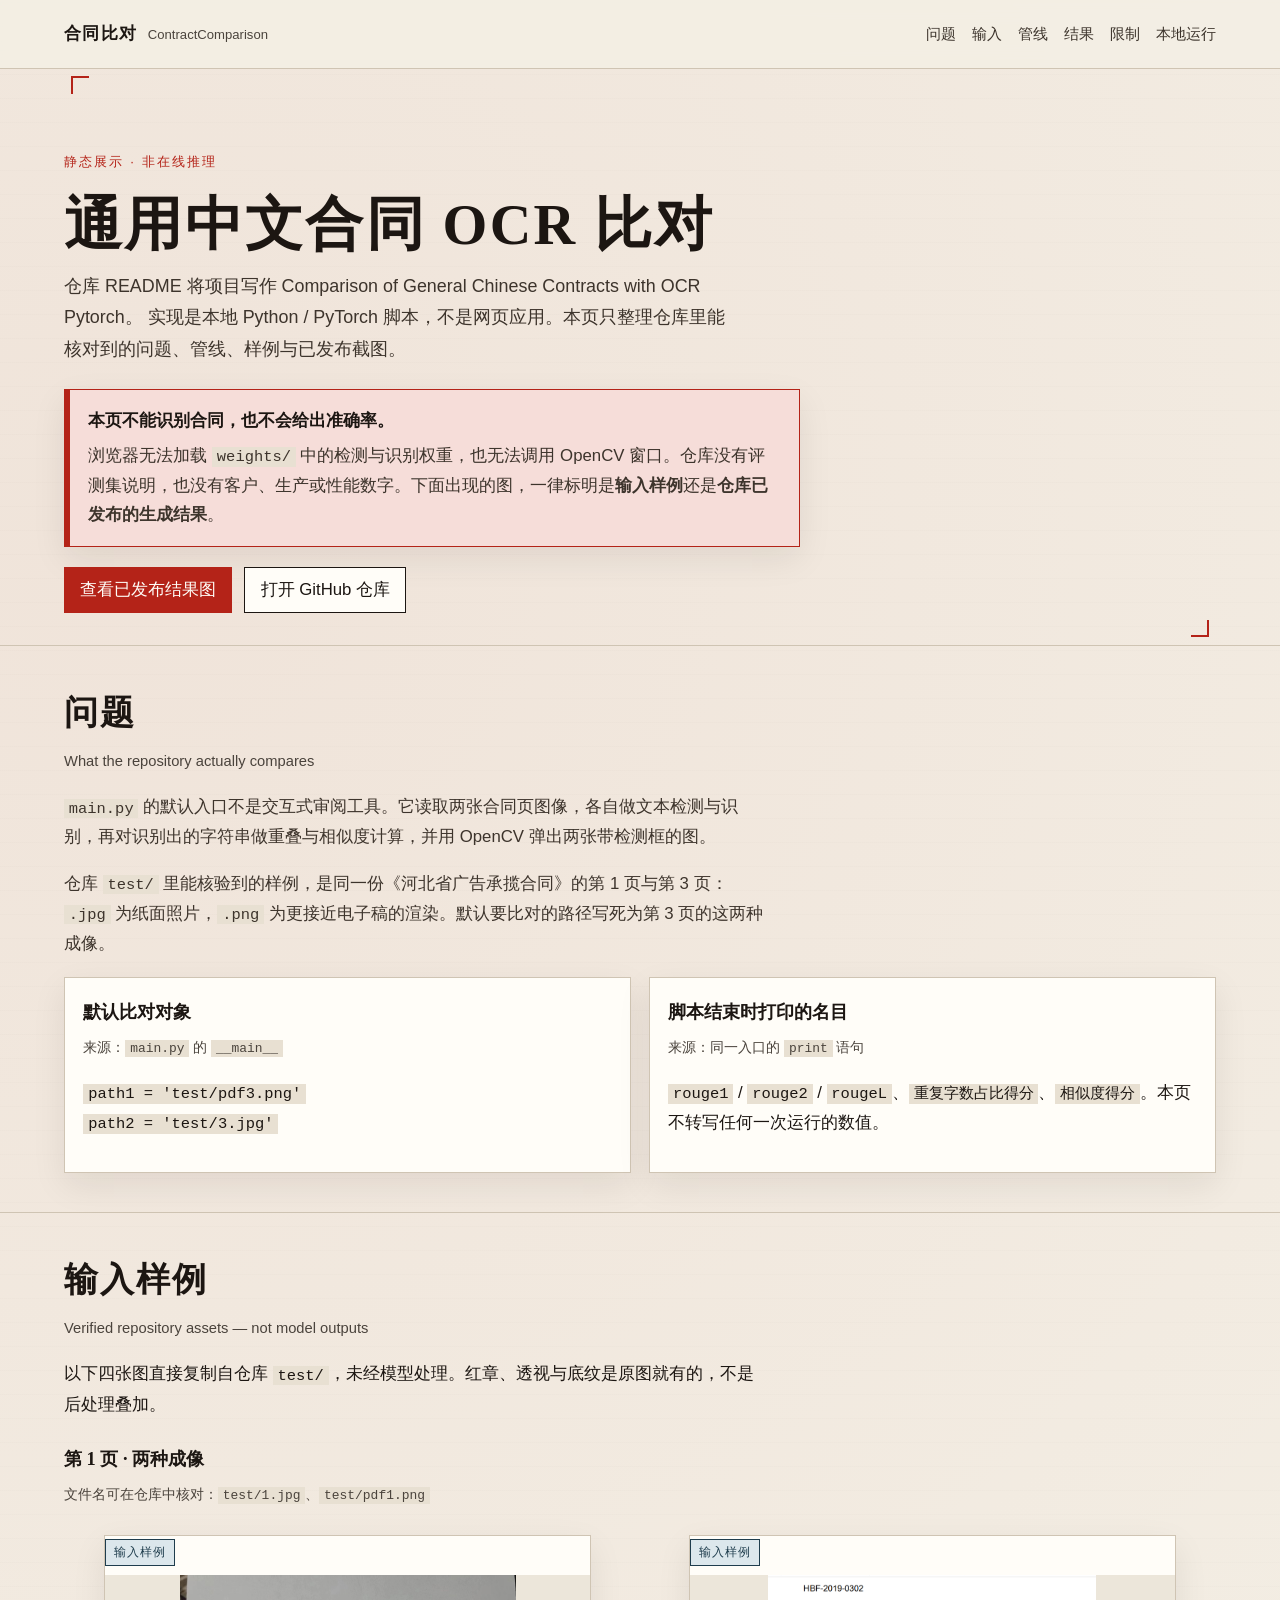
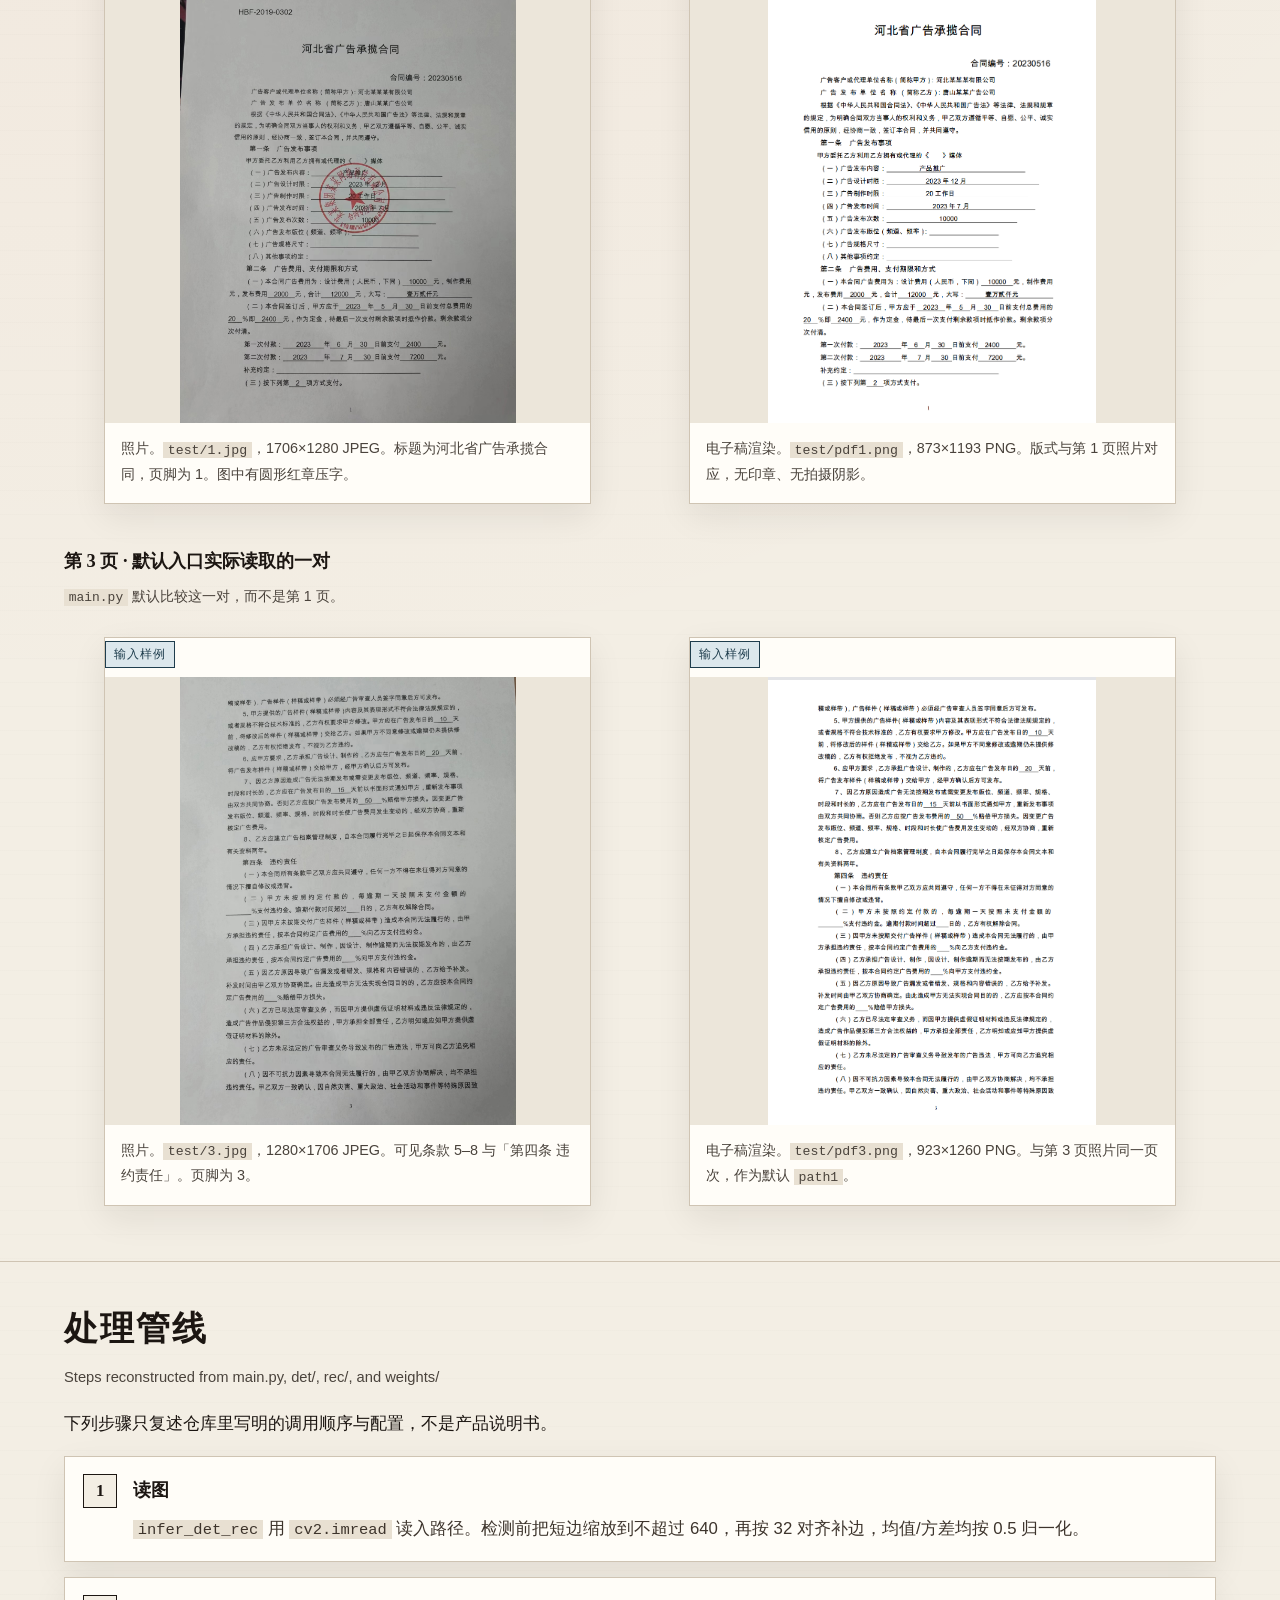
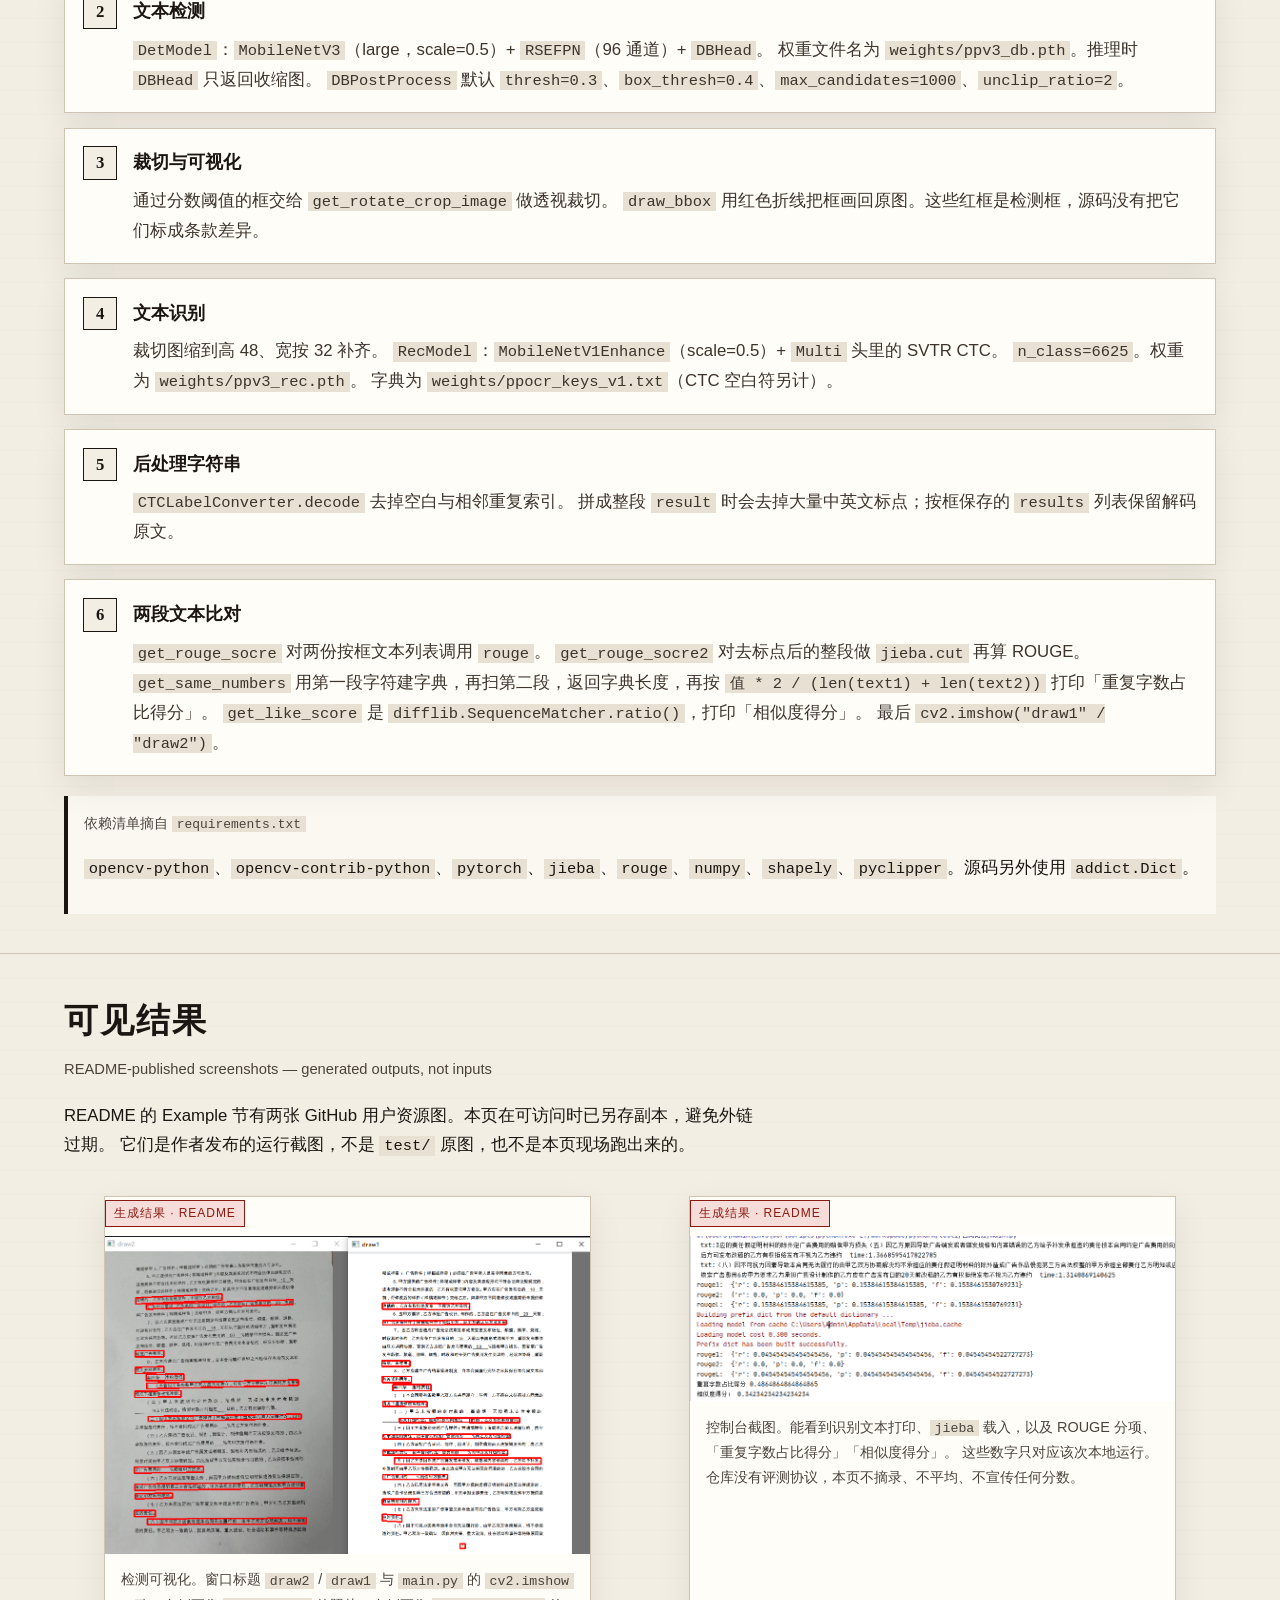
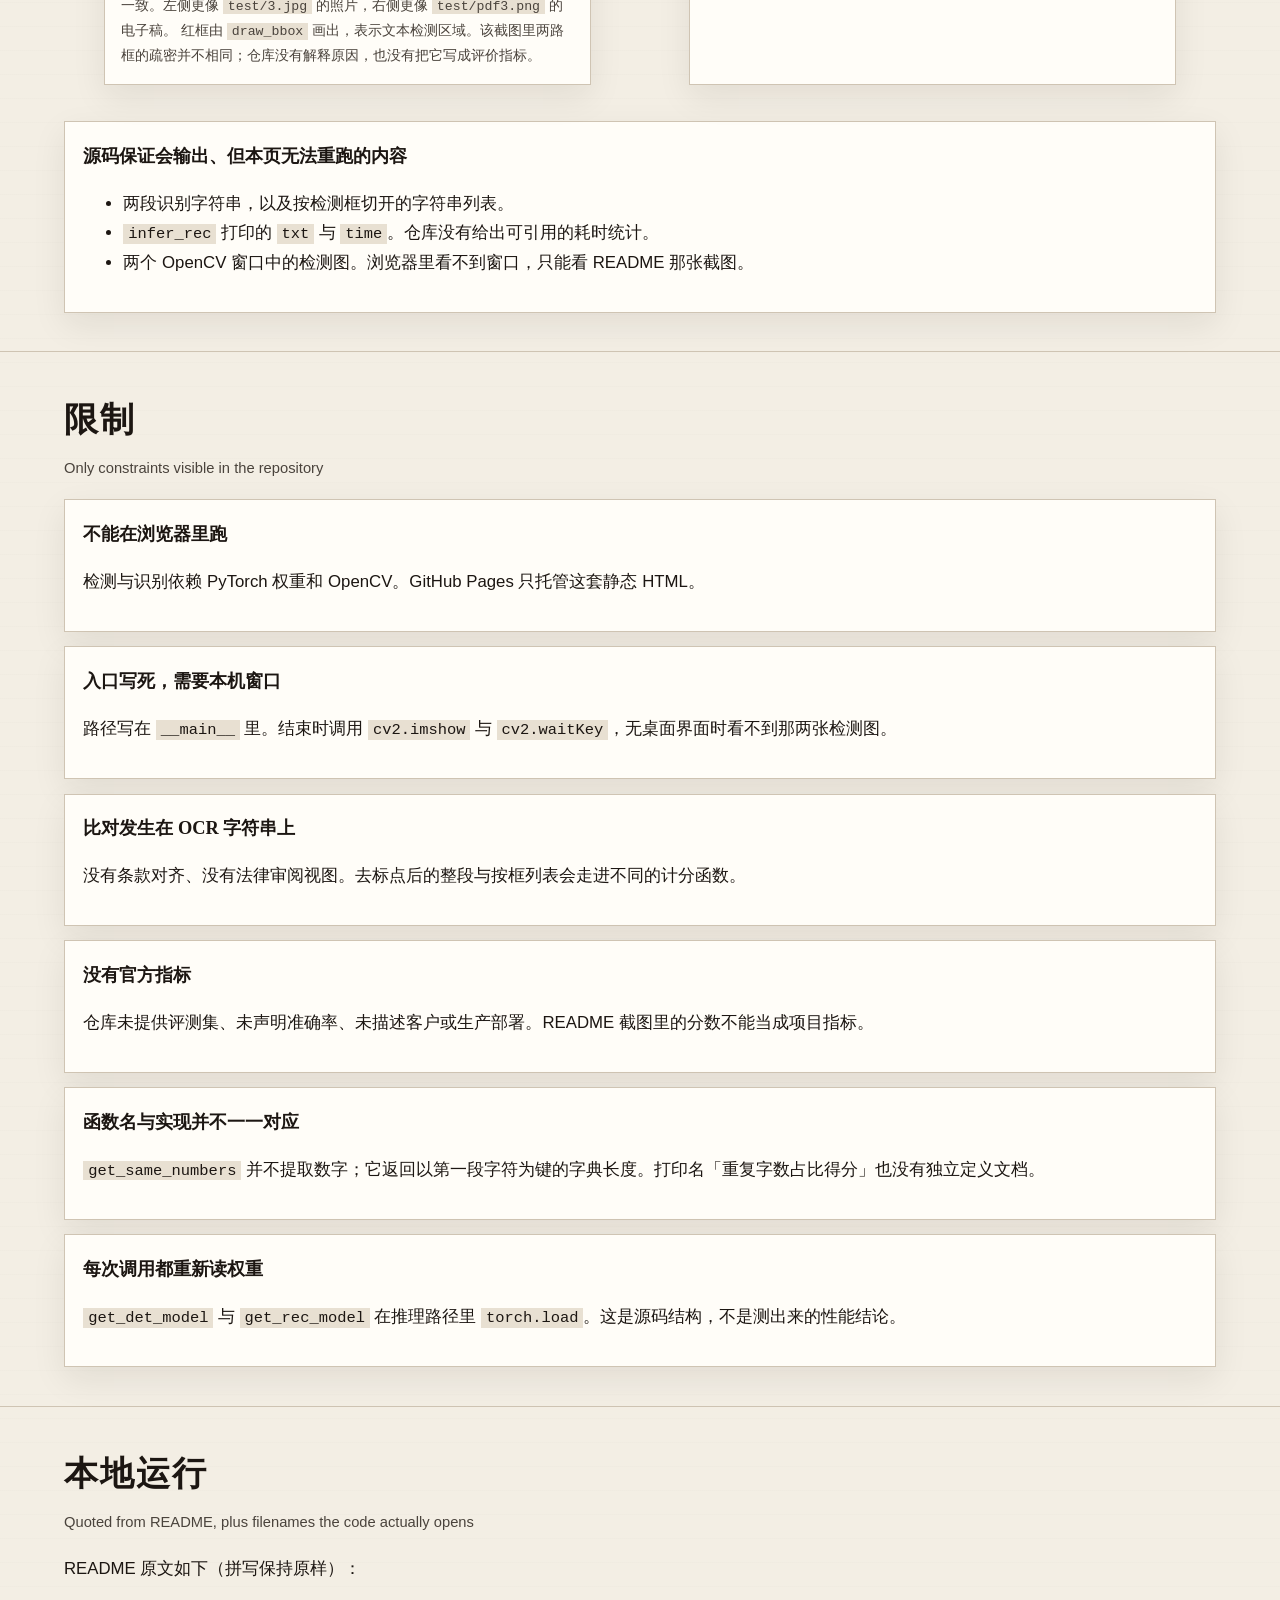
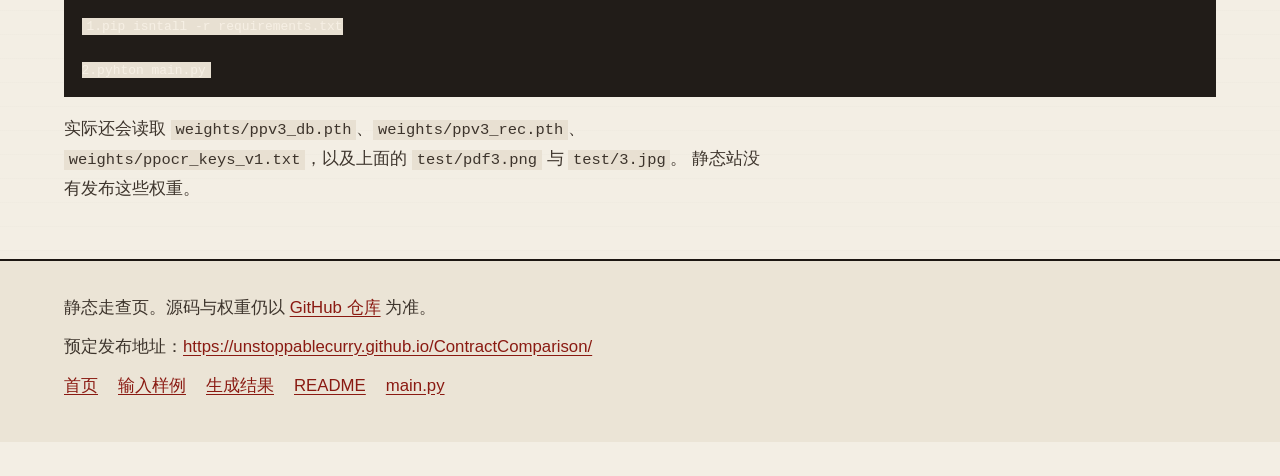
<file: docs/index.html>
<!DOCTYPE html>
<html lang="zh-CN">
<head>
  <meta charset="utf-8">
  <meta name="viewport" content="width=device-width, initial-scale=1">
  <title>合同比对 · OCR 结果展示 | ContractComparison</title>
  <meta name="description" content="ContractComparison 的静态走查页。根据仓库 README、源码与已核验素材，说明中文合同 OCR 比对的问题、管线、可见结果与限制。本页无法在浏览器中运行识别。">
  <meta name="robots" content="index,follow">
  <meta name="author" content="UnstoppableCurry">
  <meta name="theme-color" content="#1c1612">
  <meta name="color-scheme" content="light">
  <link rel="canonical" href="https://unstoppablecurry.github.io/ContractComparison/">
  <link rel="icon" href="assets/brand/favicon.svg" type="image/svg+xml">
  <link rel="apple-touch-icon" href="assets/brand/favicon.svg">
  <link rel="manifest" href="site.webmanifest">
  <link rel="alternate" hreflang="zh-CN" href="https://unstoppablecurry.github.io/ContractComparison/">
  <link rel="alternate" hreflang="x-default" href="https://unstoppablecurry.github.io/ContractComparison/">
  <meta property="og:type" content="website">
  <meta property="og:locale" content="zh_CN">
  <meta property="og:site_name" content="ContractComparison">
  <meta property="og:title" content="合同比对 · OCR 结果展示">
  <meta property="og:description" content="静态走查，不是在线演示。依据 README、源码与仓库素材说明问题、管线、可见结果与限制。">
  <meta property="og:url" content="https://unstoppablecurry.github.io/ContractComparison/">
  <meta property="og:image" content="https://unstoppablecurry.github.io/ContractComparison/assets/outputs/readme-detection-windows.png">
  <meta property="og:image:alt" content="README 发布的检测窗口截图：draw1 与 draw2 上的红色文本框。">
  <meta property="og:image:width" content="1017">
  <meta property="og:image:height" content="667">
  <meta name="twitter:card" content="summary_large_image">
  <meta name="twitter:title" content="合同比对 · OCR 结果展示">
  <meta name="twitter:description" content="静态走查页。无法在浏览器中运行 OCR。不提供准确率或生产指标。">
  <meta name="twitter:image" content="https://unstoppablecurry.github.io/ContractComparison/assets/outputs/readme-detection-windows.png">
  <link rel="stylesheet" href="styles.css">
  <script type="application/ld+json">
  {
    "@context": "https://schema.org",
    "@type": "WebPage",
    "name": "合同比对 · OCR 结果展示",
    "inLanguage": "zh-CN",
    "url": "https://unstoppablecurry.github.io/ContractComparison/",
    "description": "ContractComparison 的静态走查页。根据仓库 README、源码与已核验素材说明问题、管线、可见结果与限制。无法在浏览器中运行 OCR。",
    "isPartOf": {
      "@type": "SoftwareSourceCode",
      "name": "ContractComparison",
      "description": "Comparison of General Chinese Contracts with OCR Pytorch",
      "codeRepository": "https://github.com/UnstoppableCurry/ContractComparison",
      "programmingLanguage": "Python",
      "runtimePlatform": "PyTorch"
    }
  }
  </script>
</head>
<body>
  <a class="skip-link" href="#main">跳到正文</a>
  <header class="site-header">
    <div class="header-inner">
      <a class="brand" href="./" aria-current="page">
        <span class="brand-mark">合同比对</span>
        <span class="brand-sub">ContractComparison</span>
      </a>
      <nav class="site-nav" aria-label="本页章节">
        <a href="#problem">问题</a>
        <a href="#inputs">输入</a>
        <a href="#pipeline">管线</a>
        <a href="#results">结果</a>
        <a href="#limitations">限制</a>
        <a href="#local">本地运行</a>
      </nav>
    </div>
  </header>

  <main id="main">
    <section class="hero wrap crop" aria-labelledby="hero-title">
      <p class="kicker">静态展示 · 非在线推理</p>
      <h1 id="hero-title">通用中文合同 OCR 比对</h1>
      <p class="lede">
        仓库 README 将项目写作
        <span lang="en">Comparison of General Chinese Contracts with OCR Pytorch</span>。
        实现是本地 Python / PyTorch 脚本，不是网页应用。本页只整理仓库里能核对到的问题、管线、样例与已发布截图。
      </p>
      <aside class="notice" aria-label="能力边界">
        <strong>本页不能识别合同，也不会给出准确率。</strong>
        <p>浏览器无法加载 <code>weights/</code> 中的检测与识别权重，也无法调用 OpenCV 窗口。仓库没有评测集说明，也没有客户、生产或性能数字。下面出现的图，一律标明是<strong>输入样例</strong>还是<strong>仓库已发布的生成结果</strong>。</p>
      </aside>
      <div class="hero-actions">
        <a class="btn btn-primary" href="#results">查看已发布结果图</a>
        <a class="btn" href="https://github.com/UnstoppableCurry/ContractComparison">打开 GitHub 仓库</a>
      </div>
    </section>

    <section class="section" id="problem" aria-labelledby="problem-title">
      <div class="wrap">
        <h2 id="problem-title">问题</h2>
        <p class="section-en" lang="en">What the repository actually compares</p>
        <div class="prose">
          <p>
            <code>main.py</code> 的默认入口不是交互式审阅工具。它读取两张合同页图像，各自做文本检测与识别，再对识别出的字符串做重叠与相似度计算，并用 OpenCV 弹出两张带检测框的图。
          </p>
          <p>
            仓库 <code>test/</code> 里能核验到的样例，是同一份《河北省广告承揽合同》的第 1 页与第 3 页：
            <code>.jpg</code> 为纸面照片，<code>.png</code> 为更接近电子稿的渲染。默认要比对的路径写死为第 3 页的这两种成像。
          </p>
        </div>
        <div class="grid-2" style="margin-top:1.2rem">
          <article class="card">
            <h3>默认比对对象</h3>
            <p class="meta">来源：<code>main.py</code> 的 <code>__main__</code></p>
            <p><code>path1 = 'test/pdf3.png'</code><br><code>path2 = 'test/3.jpg'</code></p>
          </article>
          <article class="card">
            <h3>脚本结束时打印的名目</h3>
            <p class="meta">来源：同一入口的 <code>print</code> 语句</p>
            <p><code>rouge1</code> / <code>rouge2</code> / <code>rougeL</code>、<code>重复字数占比得分</code>、<code>相似度得分</code>。本页不转写任何一次运行的数值。</p>
          </article>
        </div>
      </div>
    </section>

    <section class="section" id="inputs" aria-labelledby="inputs-title">
      <div class="wrap">
        <h2 id="inputs-title">输入样例</h2>
        <p class="section-en" lang="en">Verified repository assets — not model outputs</p>
        <p class="prose">
          以下四张图直接复制自仓库 <code>test/</code>，未经模型处理。红章、透视与底纹是原图就有的，不是后处理叠加。
        </p>

        <div class="pair">
          <h3 class="pair-title">第 1 页 · 两种成像</h3>
          <p class="meta">文件名可在仓库中核对：<code>test/1.jpg</code>、<code>test/pdf1.png</code></p>
          <div class="grid-2">
            <figure class="figure-card">
              <span class="badge badge-input">输入样例</span>
              <a href="assets/inputs/1.jpg">
                <img src="assets/inputs/1.jpg" width="1706" height="1280" alt="输入样例 test/1.jpg：纸面拍摄的《河北省广告承揽合同》第 1 页，可见红章与阴影。" decoding="async">
              </a>
              <figcaption>照片。<code>test/1.jpg</code>，1706×1280 JPEG。标题为河北省广告承揽合同，页脚为 1。图中有圆形红章压字。</figcaption>
            </figure>
            <figure class="figure-card">
              <span class="badge badge-input">输入样例</span>
              <a href="assets/inputs/pdf1.png">
                <img src="assets/inputs/pdf1.png" width="873" height="1193" alt="输入样例 test/pdf1.png：同一合同第 1 页的电子稿渲染，白底、无红章。" decoding="async">
              </a>
              <figcaption>电子稿渲染。<code>test/pdf1.png</code>，873×1193 PNG。版式与第 1 页照片对应，无印章、无拍摄阴影。</figcaption>
            </figure>
          </div>
        </div>

        <div class="pair">
          <h3 class="pair-title">第 3 页 · 默认入口实际读取的一对</h3>
          <p class="meta"><code>main.py</code> 默认比较这一对，而不是第 1 页。</p>
          <div class="grid-2">
            <figure class="figure-card">
              <span class="badge badge-input">输入样例</span>
              <a href="assets/inputs/3.jpg">
                <img src="assets/inputs/3.jpg" width="1280" height="1706" alt="输入样例 test/3.jpg：纸面拍摄的合同第 3 页，含第四条违约责任。" decoding="async">
              </a>
              <figcaption>照片。<code>test/3.jpg</code>，1280×1706 JPEG。可见条款 5–8 与「第四条 违约责任」。页脚为 3。</figcaption>
            </figure>
            <figure class="figure-card">
              <span class="badge badge-input">输入样例</span>
              <a href="assets/inputs/pdf3.png">
                <img src="assets/inputs/pdf3.png" width="923" height="1260" alt="输入样例 test/pdf3.png：同一合同第 3 页的电子稿渲染。" decoding="async">
              </a>
              <figcaption>电子稿渲染。<code>test/pdf3.png</code>，923×1260 PNG。与第 3 页照片同一页次，作为默认 <code>path1</code>。</figcaption>
            </figure>
          </div>
        </div>
      </div>
    </section>

    <section class="section" id="pipeline" aria-labelledby="pipeline-title">
      <div class="wrap">
        <h2 id="pipeline-title">处理管线</h2>
        <p class="section-en" lang="en">Steps reconstructed from main.py, det/, rec/, and weights/</p>
        <p class="prose">下列步骤只复述仓库里写明的调用顺序与配置，不是产品说明书。</p>
        <div class="steps" style="margin-top:1.1rem">
          <article class="step">
            <span class="step-num" aria-hidden="true">1</span>
            <div>
              <h3>读图</h3>
              <p><code>infer_det_rec</code> 用 <code>cv2.imread</code> 读入路径。检测前把短边缩放到不超过 640，再按 32 对齐补边，均值/方差均按 0.5 归一化。</p>
            </div>
          </article>
          <article class="step">
            <span class="step-num" aria-hidden="true">2</span>
            <div>
              <h3>文本检测</h3>
              <p>
                <code>DetModel</code>：<code>MobileNetV3</code>（large，scale=0.5）+ <code>RSEFPN</code>（96 通道）+ <code>DBHead</code>。
                权重文件名为 <code>weights/ppv3_db.pth</code>。推理时 <code>DBHead</code> 只返回收缩图。
                <code>DBPostProcess</code> 默认 <code>thresh=0.3</code>、<code>box_thresh=0.4</code>、<code>max_candidates=1000</code>、<code>unclip_ratio=2</code>。
              </p>
            </div>
          </article>
          <article class="step">
            <span class="step-num" aria-hidden="true">3</span>
            <div>
              <h3>裁切与可视化</h3>
              <p>
                通过分数阈值的框交给 <code>get_rotate_crop_image</code> 做透视裁切。
                <code>draw_bbox</code> 用红色折线把框画回原图。这些红框是检测框，源码没有把它们标成条款差异。
              </p>
            </div>
          </article>
          <article class="step">
            <span class="step-num" aria-hidden="true">4</span>
            <div>
              <h3>文本识别</h3>
              <p>
                裁切图缩到高 48、宽按 32 补齐。
                <code>RecModel</code>：<code>MobileNetV1Enhance</code>（scale=0.5）+ <code>Multi</code> 头里的 SVTR CTC。
                <code>n_class=6625</code>。权重为 <code>weights/ppv3_rec.pth</code>。
                字典为 <code>weights/ppocr_keys_v1.txt</code>（CTC 空白符另计）。
              </p>
            </div>
          </article>
          <article class="step">
            <span class="step-num" aria-hidden="true">5</span>
            <div>
              <h3>后处理字符串</h3>
              <p>
                <code>CTCLabelConverter.decode</code> 去掉空白与相邻重复索引。
                拼成整段 <code>result</code> 时会去掉大量中英文标点；按框保存的 <code>results</code> 列表保留解码原文。
              </p>
            </div>
          </article>
          <article class="step">
            <span class="step-num" aria-hidden="true">6</span>
            <div>
              <h3>两段文本比对</h3>
              <p>
                <code>get_rouge_socre</code> 对两份按框文本列表调用 <code>rouge</code>。
                <code>get_rouge_socre2</code> 对去标点后的整段做 <code>jieba.cut</code> 再算 ROUGE。
                <code>get_same_numbers</code> 用第一段字符建字典，再扫第二段，返回字典长度，再按
                <code>值 * 2 / (len(text1) + len(text2))</code> 打印「重复字数占比得分」。
                <code>get_like_score</code> 是 <code>difflib.SequenceMatcher.ratio()</code>，打印「相似度得分」。
                最后 <code>cv2.imshow("draw1" / "draw2")</code>。
              </p>
            </div>
          </article>
        </div>
        <aside class="evidence">
          <p class="meta">依赖清单摘自 <code>requirements.txt</code></p>
          <p><code>opencv-python</code>、<code>opencv-contrib-python</code>、<code>pytorch</code>、<code>jieba</code>、<code>rouge</code>、<code>numpy</code>、<code>shapely</code>、<code>pyclipper</code>。源码另外使用 <code>addict.Dict</code>。</p>
        </aside>
      </div>
    </section>

    <section class="section" id="results" aria-labelledby="results-title">
      <div class="wrap">
        <h2 id="results-title">可见结果</h2>
        <p class="section-en" lang="en">README-published screenshots — generated outputs, not inputs</p>
        <p class="prose">
          README 的 Example 节有两张 GitHub 用户资源图。本页在可访问时已另存副本，避免外链过期。
          它们是作者发布的运行截图，不是 <code>test/</code> 原图，也不是本页现场跑出来的。
        </p>
        <div class="grid-2" style="margin-top:1.2rem">
          <figure class="figure-card">
            <span class="badge badge-output">生成结果 · README</span>
            <a href="assets/outputs/readme-detection-windows.png">
              <img src="assets/outputs/readme-detection-windows.png" width="1017" height="667" alt="生成结果：README 发布的 OpenCV 窗口截图，标题为 draw2 与 draw1，合同第 3 页上叠有红色检测框。" decoding="async">
            </a>
            <figcaption>
              检测可视化。窗口标题 <code>draw2</code> / <code>draw1</code> 与 <code>main.py</code> 的
              <code>cv2.imshow</code> 一致。左侧更像 <code>test/3.jpg</code> 的照片，右侧更像 <code>test/pdf3.png</code> 的电子稿。
              红框由 <code>draw_bbox</code> 画出，表示文本检测区域。该截图里两路框的疏密并不相同；仓库没有解释原因，也没有把它写成评价指标。
            </figcaption>
          </figure>
          <figure class="figure-card">
            <span class="badge badge-output">生成结果 · README</span>
            <a href="assets/outputs/readme-console.png">
              <img src="assets/outputs/readme-console.png" width="1024" height="349" alt="生成结果：README 发布的控制台截图，可见识别文本、jieba 加载与 ROUGE、重复字数占比、相似度等打印项。" decoding="async">
            </a>
            <figcaption>
              控制台截图。能看到识别文本打印、<code>jieba</code> 载入，以及 ROUGE 分项、「重复字数占比得分」「相似度得分」。
              这些数字只对应该次本地运行。仓库没有评测协议，本页不摘录、不平均、不宣传任何分数。
            </figcaption>
          </figure>
        </div>
        <div class="card" style="margin-top:1.2rem">
          <h3>源码保证会输出、但本页无法重跑的内容</h3>
          <ul>
            <li>两段识别字符串，以及按检测框切开的字符串列表。</li>
            <li><code>infer_rec</code> 打印的 <code>txt</code> 与 <code>time</code>。仓库没有给出可引用的耗时统计。</li>
            <li>两个 OpenCV 窗口中的检测图。浏览器里看不到窗口，只能看 README 那张截图。</li>
          </ul>
        </div>
      </div>
    </section>

    <section class="section" id="limitations" aria-labelledby="limitations-title">
      <div class="wrap">
        <h2 id="limitations-title">限制</h2>
        <p class="section-en" lang="en">Only constraints visible in the repository</p>
        <div class="limits">
          <article class="limit">
            <h3>不能在浏览器里跑</h3>
            <p>检测与识别依赖 PyTorch 权重和 OpenCV。GitHub Pages 只托管这套静态 HTML。</p>
          </article>
          <article class="limit">
            <h3>入口写死，需要本机窗口</h3>
            <p>路径写在 <code>__main__</code> 里。结束时调用 <code>cv2.imshow</code> 与 <code>cv2.waitKey</code>，无桌面界面时看不到那两张检测图。</p>
          </article>
          <article class="limit">
            <h3>比对发生在 OCR 字符串上</h3>
            <p>没有条款对齐、没有法律审阅视图。去标点后的整段与按框列表会走进不同的计分函数。</p>
          </article>
          <article class="limit">
            <h3>没有官方指标</h3>
            <p>仓库未提供评测集、未声明准确率、未描述客户或生产部署。README 截图里的分数不能当成项目指标。</p>
          </article>
          <article class="limit">
            <h3>函数名与实现并不一一对应</h3>
            <p><code>get_same_numbers</code> 并不提取数字；它返回以第一段字符为键的字典长度。打印名「重复字数占比得分」也没有独立定义文档。</p>
          </article>
          <article class="limit">
            <h3>每次调用都重新读权重</h3>
            <p><code>get_det_model</code> 与 <code>get_rec_model</code> 在推理路径里 <code>torch.load</code>。这是源码结构，不是测出来的性能结论。</p>
          </article>
        </div>
      </div>
    </section>

    <section class="section" id="local" aria-labelledby="local-title">
      <div class="wrap">
        <h2 id="local-title">本地运行</h2>
        <p class="section-en" lang="en">Quoted from README, plus filenames the code actually opens</p>
        <p class="prose">README 原文如下（拼写保持原样）：</p>
        <pre class="code-block" tabindex="0"><code>1.pip isntall -r requirements.txt

2.pyhton main.py</code></pre>
        <div class="prose">
          <p>
            实际还会读取 <code>weights/ppv3_db.pth</code>、<code>weights/ppv3_rec.pth</code>、
            <code>weights/ppocr_keys_v1.txt</code>，以及上面的 <code>test/pdf3.png</code> 与 <code>test/3.jpg</code>。
            静态站没有发布这些权重。
          </p>
        </div>
      </div>
    </section>
  </main>

  <footer class="site-footer">
    <div class="wrap">
      <p>静态走查页。源码与权重仍以 <a href="https://github.com/UnstoppableCurry/ContractComparison">GitHub 仓库</a> 为准。</p>
      <p>预定发布地址：<a href="https://unstoppablecurry.github.io/ContractComparison/">https://unstoppablecurry.github.io/ContractComparison/</a></p>
      <nav class="footer-links" aria-label="页脚链接">
        <a href="./">首页</a>
        <a href="#inputs">输入样例</a>
        <a href="#results">生成结果</a>
        <a href="https://github.com/UnstoppableCurry/ContractComparison/blob/main/README.md">README</a>
        <a href="https://github.com/UnstoppableCurry/ContractComparison/blob/main/main.py">main.py</a>
      </nav>
    </div>
  </footer>
</body>
</html>
</file>
<file: docs/styles.css>
/* ContractComparison static showcase — dossier / 案卷 */

:root {
  --paper: #f3eee4;
  --paper-deep: #e8e0d2;
  --sheet: #fffdf8;
  --ink: #1c1612;
  --ink-soft: #3d342c;
  --muted: #4a433c;
  --line: #cfc4b3;
  --line-strong: #1c1612;
  --seal: #b42318;
  --seal-deep: #8a1a12;
  --seal-soft: #f6ddd9;
  --input: #1f3d4d;
  --input-soft: #dce7ec;
  --focus: #b42318;
  --shadow: 0 12px 32px rgba(28, 22, 18, 0.08);
  --radius: 6px;
  --max: 72rem;
  --gutter: clamp(1rem, 3vw, 2rem);
  --font-serif: "Source Han Serif SC", "Noto Serif CJK SC", "Songti SC", "STSong", "SimSun", "Georgia", serif;
  --font-sans: "Source Han Sans SC", "Noto Sans CJK SC", "PingFang SC", "Hiragino Sans GB", "Microsoft YaHei", "Noto Sans SC", sans-serif;
  --font-mono: "Sarasa Mono SC", "Source Han Mono SC", "Cascadia Code", "SFMono-Regular", Consolas, monospace;
}

*,
*::before,
*::after {
  box-sizing: border-box;
}

html {
  scroll-behavior: smooth;
  scroll-padding-top: 5.5rem;
}

@media (prefers-reduced-motion: reduce) {
  html {
    scroll-behavior: auto;
  }

  *,
  *::before,
  *::after {
    animation-duration: 0.01ms !important;
    animation-iteration-count: 1 !important;
    transition-duration: 0.01ms !important;
  }
}

body {
  margin: 0;
  color: var(--ink);
  background:
    radial-gradient(circle at 12% 8%, rgba(180, 35, 24, 0.05), transparent 28%),
    repeating-linear-gradient(
      0deg,
      transparent,
      transparent 23px,
      rgba(28, 22, 18, 0.025) 24px
    ),
    var(--paper);
  font-family: var(--font-sans);
  font-size: 1.05rem;
  line-height: 1.75;
}

img {
  max-width: 100%;
  height: auto;
}

a {
  color: var(--seal-deep);
  text-underline-offset: 0.18em;
  overflow-wrap: anywhere;
}

a:hover {
  color: var(--seal);
}

:focus-visible {
  outline: 3px solid var(--focus);
  outline-offset: 3px;
}

.skip-link {
  position: absolute;
  left: 0.75rem;
  top: -3.5rem;
  z-index: 100;
  padding: 0.55rem 0.9rem;
  background: var(--ink);
  color: var(--sheet);
  text-decoration: none;
}

.skip-link:focus {
  top: 0.75rem;
}

.site-header {
  position: sticky;
  top: 0;
  z-index: 20;
  background: rgba(243, 238, 228, 0.94);
  border-bottom: 1px solid var(--line);
  backdrop-filter: blur(10px);
}

.header-inner,
.wrap,
.site-footer .wrap {
  width: min(var(--max), calc(100% - var(--gutter) * 2));
  margin-inline: auto;
}

.header-inner {
  display: flex;
  flex-wrap: wrap;
  align-items: center;
  justify-content: space-between;
  gap: 0.75rem 1.5rem;
  min-height: 4.25rem;
}

.brand {
  display: flex;
  align-items: baseline;
  gap: 0.65rem;
  color: inherit;
  text-decoration: none;
}

.brand-mark {
  font-family: var(--font-serif);
  font-weight: 700;
  letter-spacing: 0.08em;
}

.brand-sub {
  color: var(--muted);
  font-size: 0.82rem;
}

.site-nav {
  display: flex;
  flex-wrap: wrap;
  gap: 0.35rem 1rem;
}

.site-nav a {
  color: var(--ink-soft);
  text-decoration: none;
  font-size: 0.95rem;
}

.site-nav a:hover,
.site-nav a[aria-current="page"] {
  color: var(--seal);
  text-decoration: underline;
}

.hero {
  padding: clamp(2.5rem, 6vw, 5rem) 0 2rem;
}

.kicker {
  display: inline-flex;
  align-items: center;
  gap: 0.5rem;
  margin: 0 0 1rem;
  color: var(--seal);
  font-size: 0.82rem;
  letter-spacing: 0.16em;
  text-transform: uppercase;
}

.hero h1 {
  margin: 0 0 0.75rem;
  font-family: var(--font-serif);
  font-size: clamp(2.1rem, 6vw, 3.6rem);
  font-weight: 700;
  line-height: 1.2;
  letter-spacing: 0.04em;
}

.lede {
  max-width: 42rem;
  margin: 0 0 1.5rem;
  color: var(--ink-soft);
  font-size: 1.12rem;
}

.notice {
  display: grid;
  gap: 0.35rem;
  max-width: 46rem;
  padding: 1rem 1.15rem;
  border: 1px solid var(--seal);
  border-left-width: 6px;
  background: var(--seal-soft);
  box-shadow: var(--shadow);
}

.notice strong {
  font-family: var(--font-serif);
}

.notice p {
  margin: 0;
  color: var(--ink-soft);
}

.section {
  padding: 2.4rem 0;
  border-top: 1px solid var(--line);
}

.section h2 {
  margin: 0 0 0.4rem;
  font-family: var(--font-serif);
  font-size: clamp(1.6rem, 3vw, 2.1rem);
  letter-spacing: 0.06em;
}

.section-en {
  margin: 0 0 1.1rem;
  color: var(--muted);
  font-size: 0.92rem;
}

.prose {
  max-width: 44rem;
}

.prose p,
.prose li {
  color: var(--ink-soft);
}

.prose ul {
  padding-left: 1.2rem;
}

.grid-2,
.grid-4 {
  display: grid;
  gap: 1.1rem;
}

.grid-2 {
  grid-template-columns: repeat(auto-fit, minmax(16.5rem, 1fr));
}

.grid-4 {
  grid-template-columns: repeat(auto-fit, minmax(14rem, 1fr));
}

.card,
.figure-card,
.step,
.limit {
  background: var(--sheet);
  border: 1px solid var(--line);
  box-shadow: var(--shadow);
}

.card,
.step,
.limit {
  padding: 1.1rem 1.15rem;
}

.card h3,
.step h3,
.limit h3,
.pair-title {
  margin: 0 0 0.45rem;
  font-family: var(--font-serif);
  font-size: 1.15rem;
}

.meta {
  margin: 0 0 0.65rem;
  color: var(--muted);
  font-size: 0.88rem;
}

.badge {
  display: inline-block;
  margin-bottom: 0.55rem;
  padding: 0.12rem 0.5rem;
  border: 1px solid currentColor;
  font-size: 0.75rem;
  letter-spacing: 0.08em;
}

.badge-input {
  color: var(--input);
  background: var(--input-soft);
}

.badge-output {
  color: var(--seal-deep);
  background: var(--seal-soft);
}

.figure-card {
  overflow: hidden;
}

.figure-card a {
  display: block;
}

.figure-card img {
  display: block;
  width: 100%;
  background: #ece6da;
  object-fit: contain;
  max-height: 28rem;
}

.figure-card figcaption {
  padding: 0.85rem 1rem 1rem;
  color: var(--muted);
  font-size: 0.9rem;
}

.pair {
  margin: 1.5rem 0 0;
}

.pair-title {
  display: flex;
  flex-wrap: wrap;
  align-items: baseline;
  gap: 0.5rem 1rem;
}

.steps {
  display: grid;
  gap: 0.9rem;
}

.step {
  display: grid;
  grid-template-columns: auto 1fr;
  gap: 0.9rem 1rem;
}

.step-num {
  display: grid;
  place-items: center;
  width: 2.1rem;
  height: 2.1rem;
  border: 1px solid var(--ink);
  background: var(--paper);
  font-family: var(--font-serif);
  font-weight: 700;
}

.step p {
  margin: 0;
  color: var(--ink-soft);
}

.card,
.step,
.limit,
.figure-card,
.prose {
  min-width: 0;
}

code,
pre {
  font-family: var(--font-mono);
  overflow-wrap: anywhere;
}

code {
  padding: 0.05rem 0.3rem;
  background: var(--paper-deep);
  font-size: 0.92em;
}

.code-block {
  overflow: auto;
  margin: 1rem 0 0;
  padding: 1rem 1.1rem;
  background: #211c18;
  color: #f6efe4;
  font-size: 0.88rem;
  line-height: 1.55;
}

.evidence {
  margin-top: 1.25rem;
  padding: 0.9rem 1rem;
  border-left: 4px solid var(--ink);
  background: rgba(255, 253, 248, 0.7);
}

.limits {
  display: grid;
  gap: 0.9rem;
}

.site-footer {
  padding: 2rem 0 2.6rem;
  border-top: 2px solid var(--ink);
  background: #ebe4d6;
}

.site-footer p {
  margin: 0 0 0.6rem;
  color: var(--ink-soft);
}

.footer-links {
  display: flex;
  flex-wrap: wrap;
  gap: 0.75rem 1.25rem;
}

.crop {
  position: relative;
}

.crop::before,
.crop::after {
  content: "";
  position: absolute;
  width: 1.1rem;
  height: 1.1rem;
  border-color: var(--seal);
  border-style: solid;
  pointer-events: none;
}

.crop::before {
  top: 0.45rem;
  left: 0.45rem;
  border-width: 2px 0 0 2px;
}

.crop::after {
  right: 0.45rem;
  bottom: 0.45rem;
  border-width: 0 2px 2px 0;
}

.hero-actions {
  display: flex;
  flex-wrap: wrap;
  gap: 0.75rem;
  margin-top: 1.25rem;
}

.btn {
  display: inline-flex;
  align-items: center;
  justify-content: center;
  min-height: 2.6rem;
  padding: 0.45rem 0.95rem;
  border: 1px solid var(--ink);
  text-decoration: none;
  color: var(--ink);
  background: var(--sheet);
}

.btn-primary {
  border-color: var(--seal);
  background: var(--seal);
  color: #fffdf8;
}

.btn-primary:hover {
  background: var(--seal-deep);
  color: #fffdf8;
}

.not-found {
  min-height: 70vh;
  display: grid;
  align-content: center;
  padding: 3rem 0;
}

@media (max-width: 40rem) {
  body {
    font-size: 1rem;
  }

  .step {
    grid-template-columns: 1fr;
  }

  .figure-card img {
    max-height: 20rem;
  }
}

@media print {
  .site-header,
  .skip-link,
  .hero-actions,
  .site-nav {
    display: none;
  }

  body,
  .card,
  .figure-card,
  .step,
  .limit {
    background: #fff;
    box-shadow: none;
  }

  a {
    color: inherit;
  }
}
</file>
